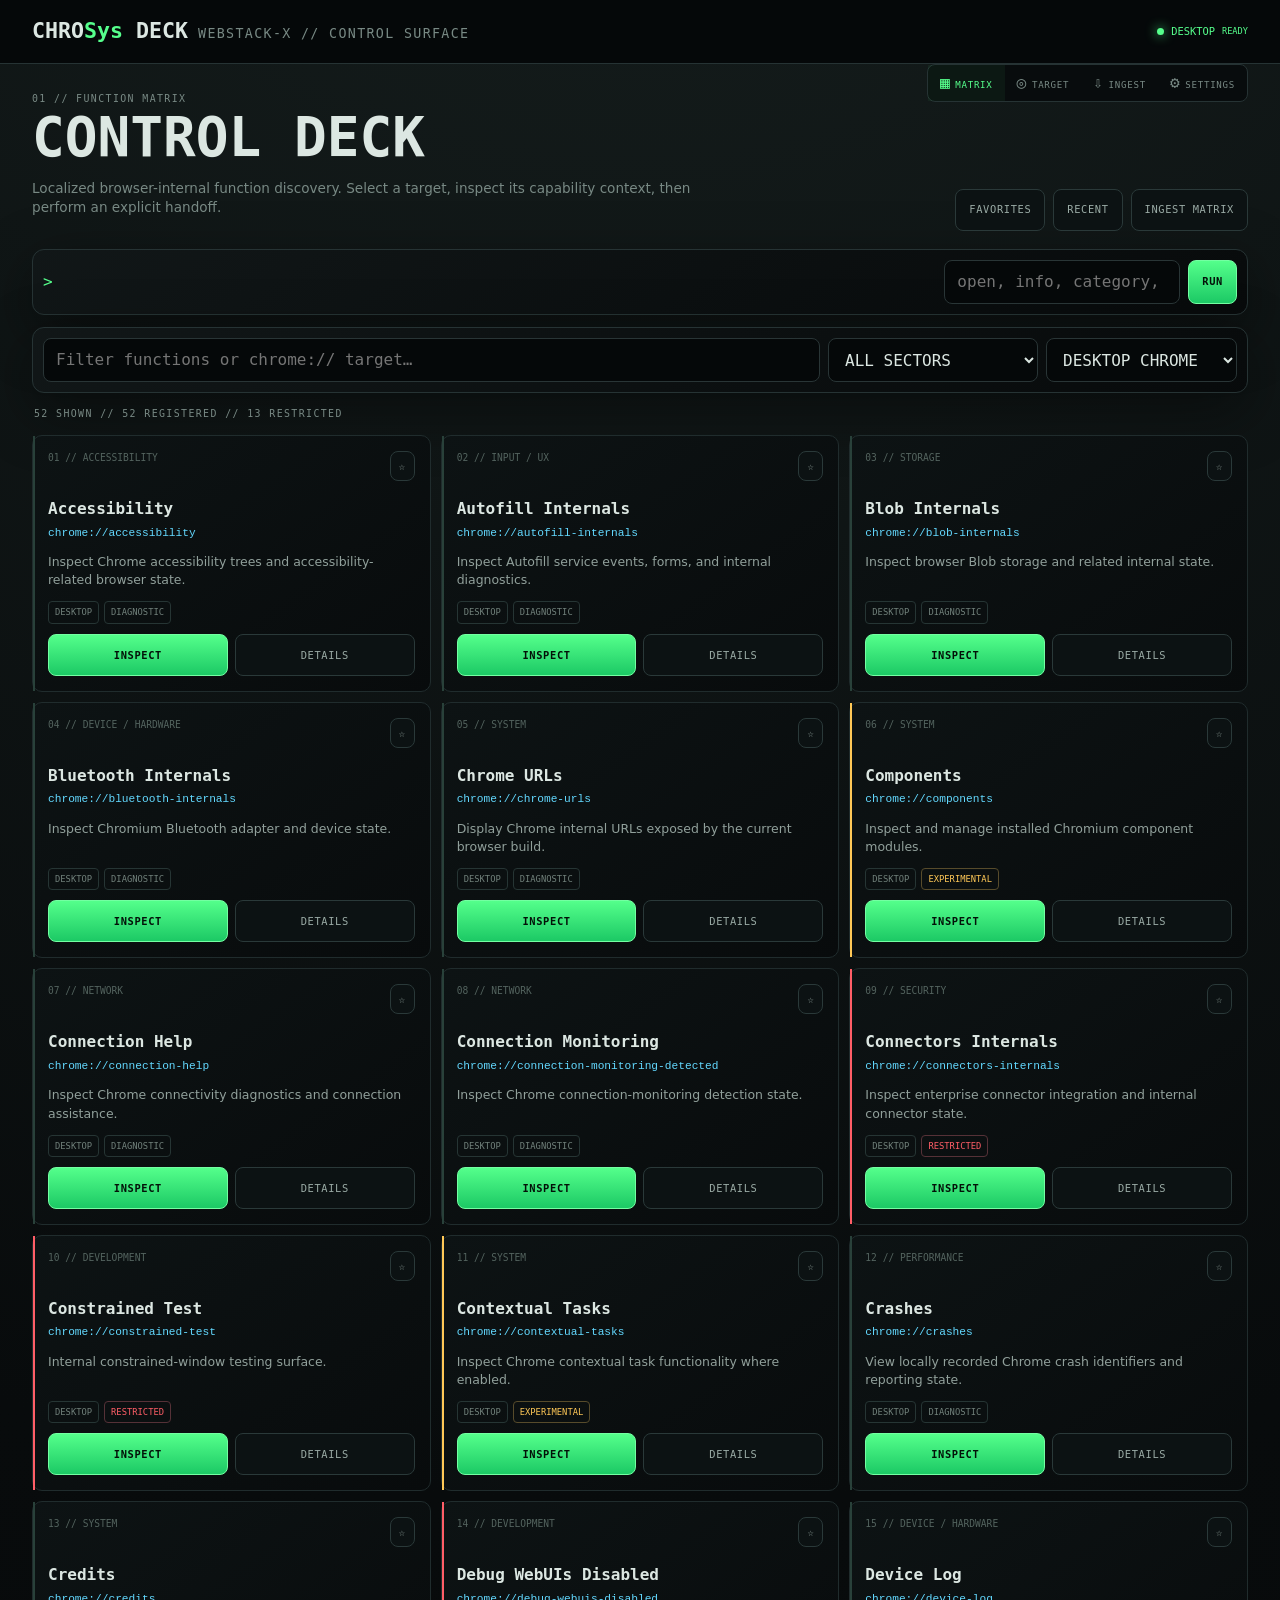
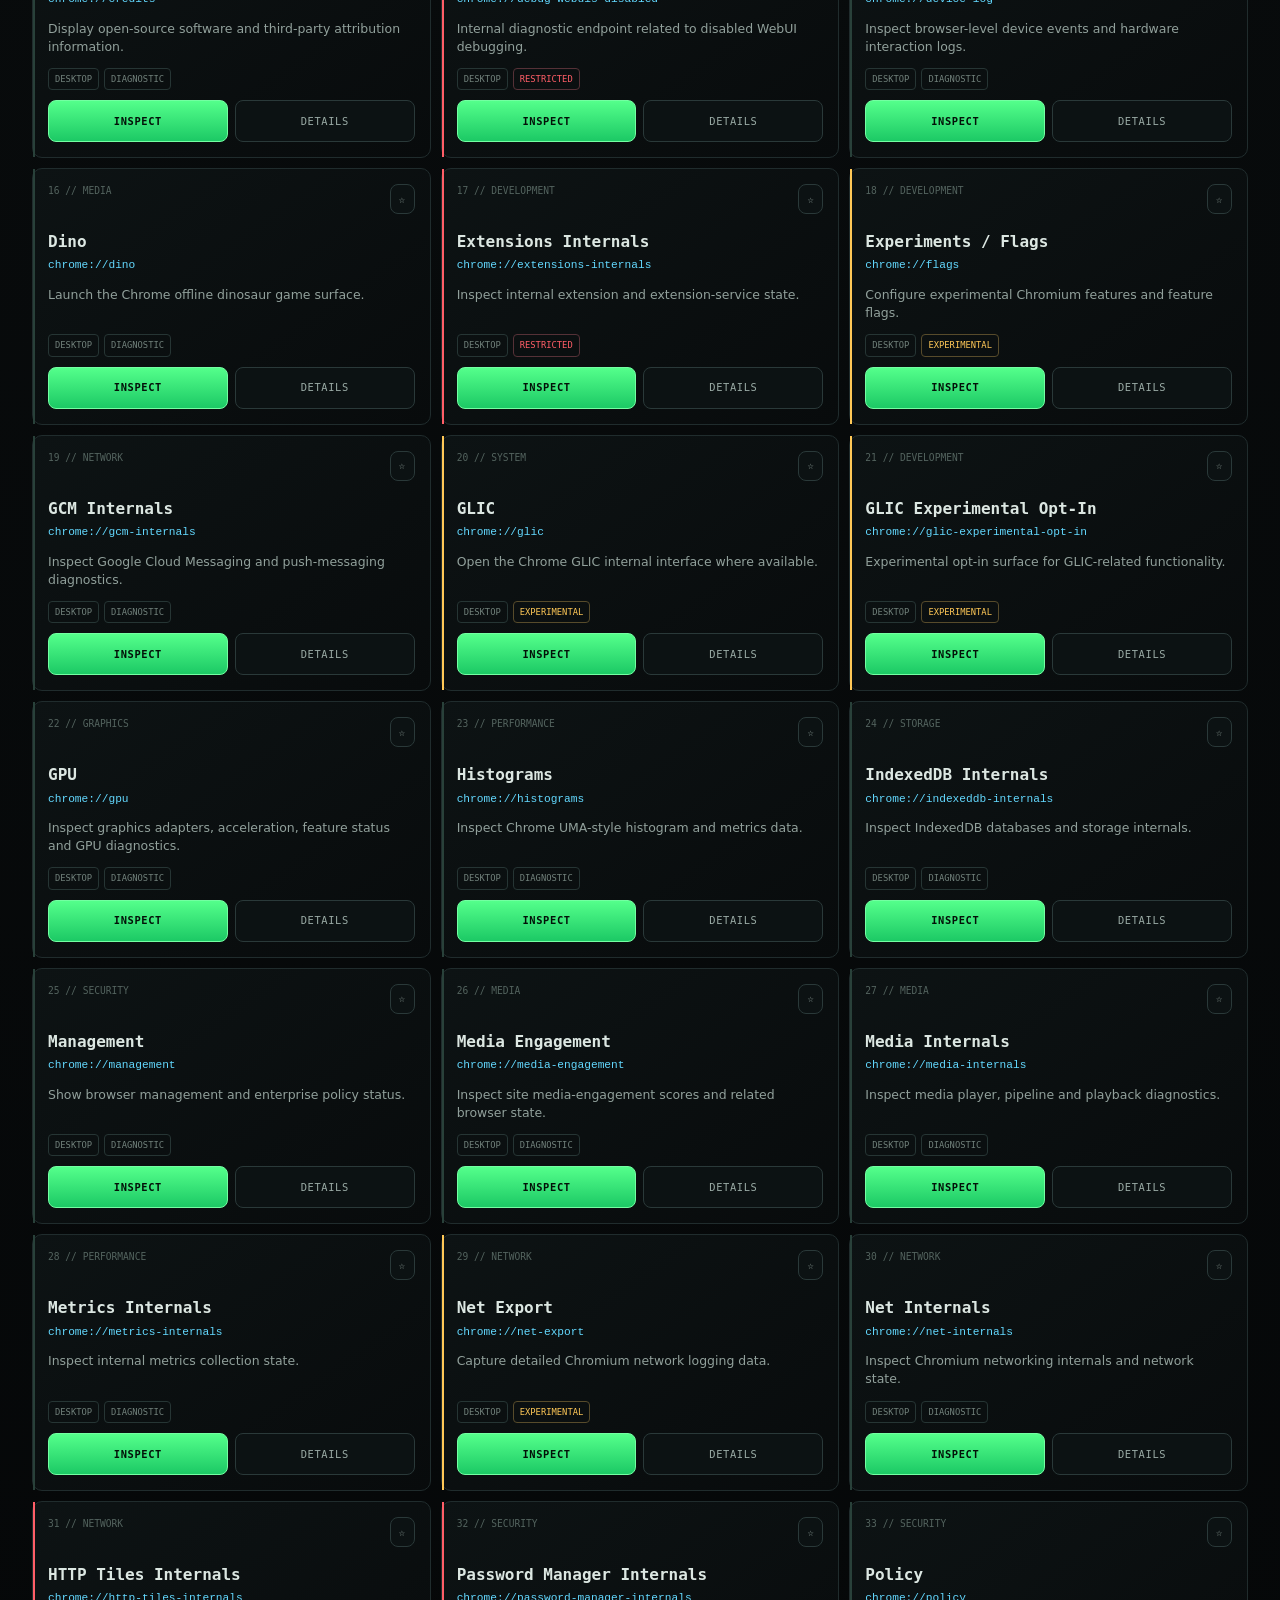
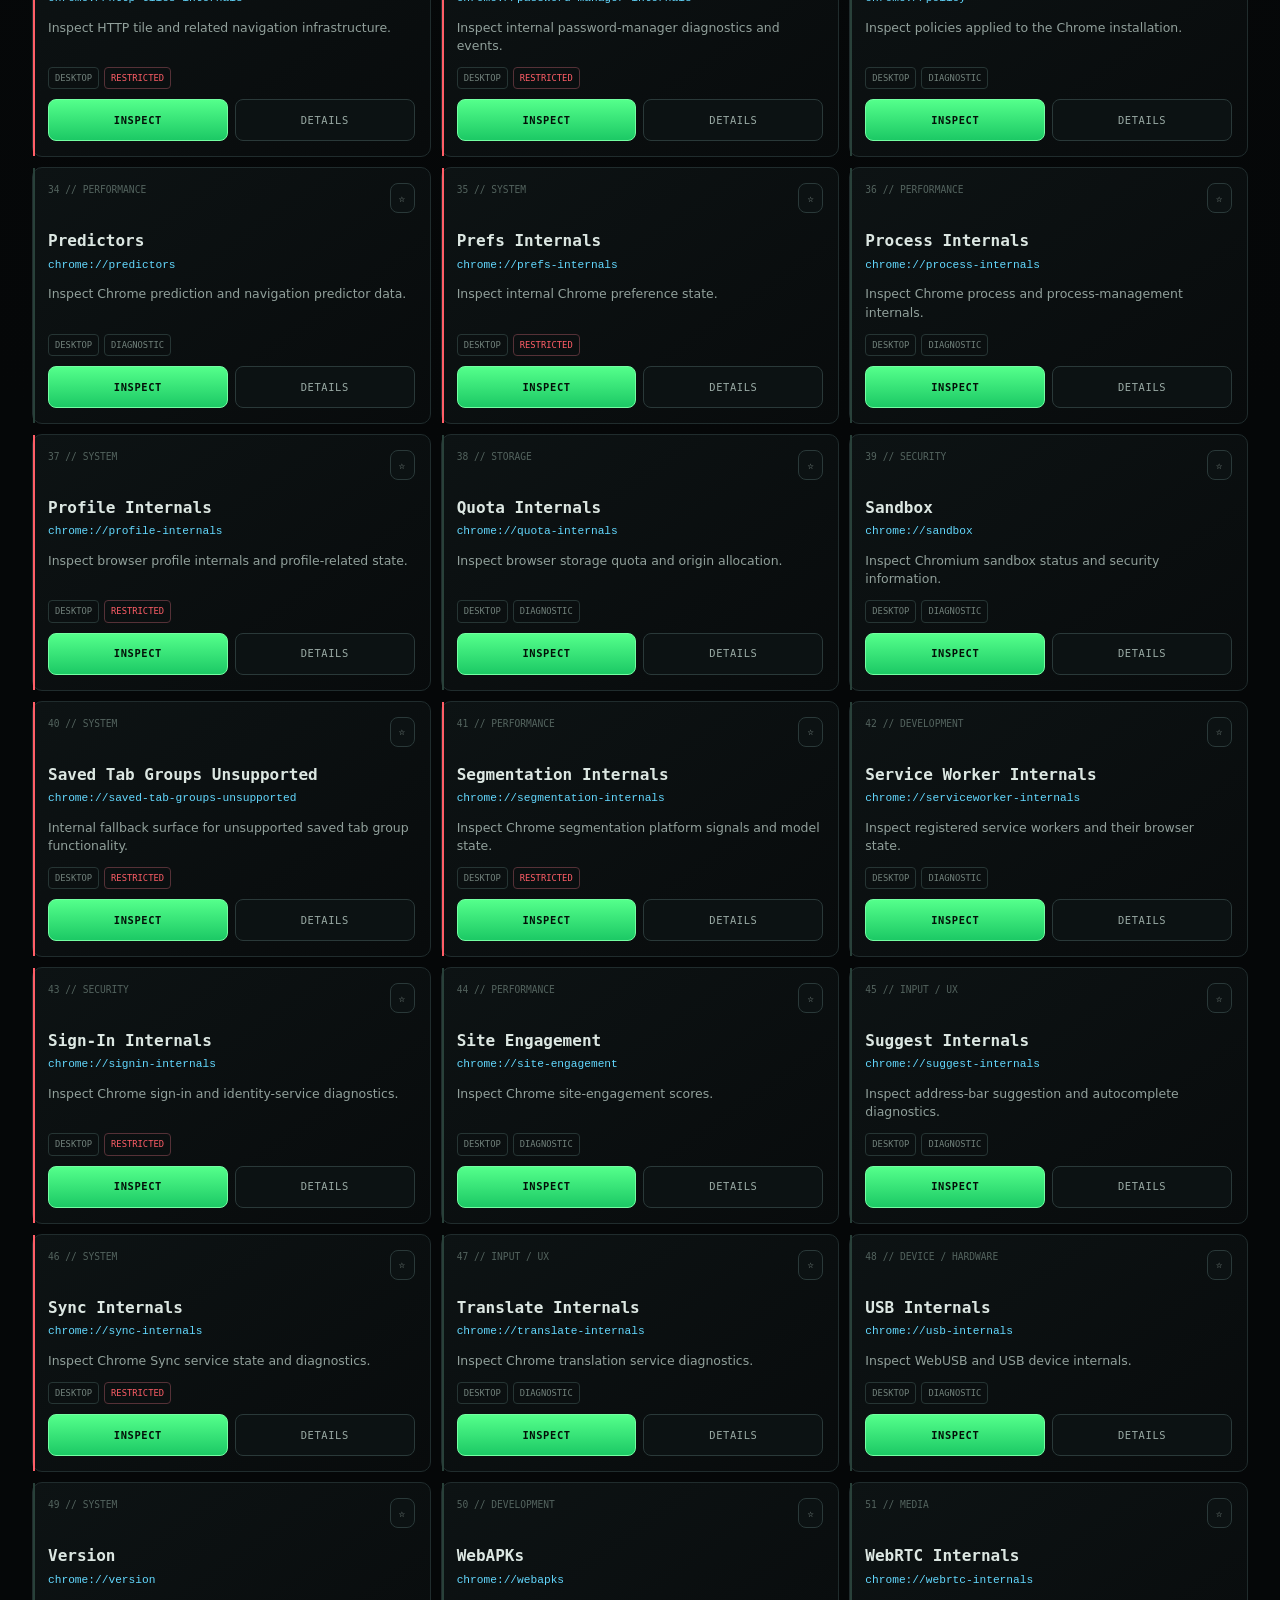
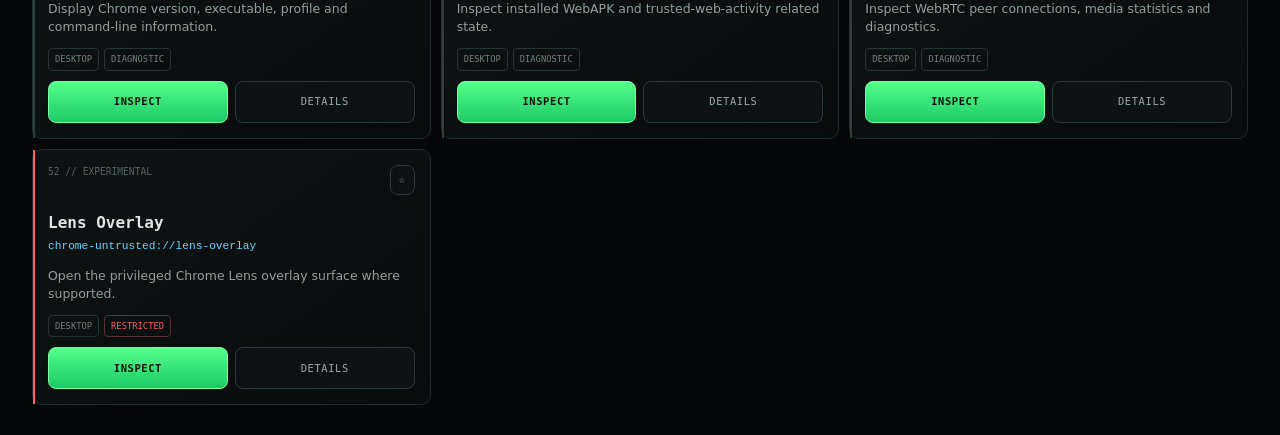
<file: index.html>
<!doctype html><html lang="en"><head><meta charset="utf-8"><meta name="viewport" content="width=device-width,initial-scale=1,viewport-fit=cover"><meta name="theme-color" content="#060809"><meta name="description" content="CHROSys Deck — Chrome internal systems development and diagnostic control deck."><link rel="manifest" href="./manifest.webmanifest"><link rel="icon" href="./assets/icons/icon-192.svg" type="image/svg+xml"><title>CHROSys Deck // Control Surface</title><link rel="stylesheet" href="css/tokens.css"><link rel="stylesheet" href="css/shell.css"><link rel="stylesheet" href="css/components.css"><link rel="stylesheet" href="css/responsive.css"></head><body><div class="crt" aria-hidden="true"></div><div class="app"><header class="topbar"><div class="brand"><strong>CHRO<span>Sys</span> DECK</strong><small>WEBSTACK-X // CONTROL SURFACE</small></div><div class="system"><i class="dot"></i><span id="platform">ANDROID</span><small id="statusLabel">READY</small></div></header><main><section class="view" data-view="matrix"><div class="view-head"><div><div class="eyebrow">01 // FUNCTION MATRIX</div><h1>CONTROL DECK</h1><p>Localized browser-internal function discovery. Select a target, inspect its capability context, then perform an explicit handoff.</p></div><div class="toolbar"><button class="btn install" id="install" hidden>INSTALL PWA</button><button class="btn" id="favorites">FAVORITES</button><button class="btn" id="recent">RECENT</button><button class="btn" id="import">INGEST MATRIX</button></div></div><div class="panel"><div class="control-row"><input class="field" id="search" type="search" placeholder="Filter functions or chrome:// target…" aria-label="Filter functions"><select class="field" id="sector" aria-label="Filter by sector"><option>ALL SECTORS</option></select><select class="field" id="platformSelect" aria-label="Target platform"><option value="desktop">DESKTOP CHROME</option><option value="android">ANDROID CHROME</option><option value="webview">ANDROID WEBVIEW</option></select></div></div><p class="eyebrow" id="count" style="margin:14px 2px">LOADING MATRIX</p><section id="matrix" class="matrix" aria-live="polite"></section></section><section class="view" data-view="target" hidden><div class="view-head"><div><div class="eyebrow">02 // TARGET INSPECTOR</div><h1 id="targetName">NO TARGET SELECTED</h1><p id="targetDescription">Select a function from the matrix to prepare a target.</p></div><button class="btn" id="backMatrix">RETURN TO MATRIX</button></div><div class="inspector"><article class="panel target-box"><div class="eyebrow">TARGET</div><h2 id="targetName2" aria-hidden="true"></h2><code id="targetUrl">—</code><div class="meta-grid"><div class="meta"><small>SECTOR</small><strong id="targetSector">—</strong></div><div class="meta"><small>CLASS</small><strong id="targetRisk">—</strong></div><div class="meta"><small>CATALOGUE</small><strong id="targetPlatform">—</strong></div><div class="meta"><small>COMPATIBILITY</small><strong id="targetCompatibility">—</strong></div></div><p id="targetDetails" style="color:var(--muted);font-family:system-ui,sans-serif;font-size:.8rem"></p><div class="notice" id="handoffNotice"></div><div class="modal-actions"><button class="btn primary" id="handoff">HANDOFF TARGET</button><button class="btn" id="copy">COPY TARGET</button></div></article><aside class="panel side"><h3>EXECUTION MODEL</h3><p>CHROSys does not pretend to bypass Chrome privilege boundaries. A handoff is an attempt; the browser remains authoritative.</p><p>On Android, if direct launch is blocked, use <b>COPY TARGET</b> and paste the internal URL into Chrome.</p></aside></div></section><section class="view" data-view="ingestion" hidden><div class="view-head"><div><div class="eyebrow">03 // MATRIX INGESTION</div><h1>INGEST CHROME URLS</h1><p>Paste the output from <code>chrome://chrome-urls</code>. New targets are stored locally and marked as imported/restricted until reviewed.</p></div></div><div class="panel" style="padding:14px"><textarea class="field textarea" id="importText" spellcheck="false" placeholder="Paste chrome://chrome-urls content here…"></textarea><div class="modal-actions"><button class="btn primary" id="scan">SCAN / COMPARE</button></div><pre class="result" id="importResult" hidden></pre></div></section><section class="view" data-view="settings" hidden><div class="view-head"><div><div class="eyebrow">04 // SYSTEM SETTINGS</div><h1>CONFIGURATION</h1><p>Local state, platform targeting and progressive application features.</p></div></div><div class="settings"><div class="panel setting"><div><h3>REMEMBER TARGET PLATFORM</h3><p>Persist the selected environment locally.</p></div><button class="btn" id="remember" aria-pressed="false">REMEMBER: OFF</button></div><div class="panel setting"><div><h3>PWA MODE</h3><p>Installable standalone application shell when the browser supports it.</p></div><span class="badge">STANDALONE READY</span></div><div class="panel setting"><div><h3>LOCAL DATA</h3><p>Clear favorites, recent targets and imported matrix entries.</p></div><button class="btn" id="reset">RESET LOCAL DATA</button></div></div></section></main><nav class="bottom-nav" aria-label="Application navigation"><button data-route="matrix" class="active"><span>▦</span>MATRIX</button><button data-route="target"><span>◎</span>TARGET</button><button data-route="ingestion"><span>⇩</span>INGEST</button><button data-route="settings"><span>⚙</span>SETTINGS</button></nav></div><div class="status" id="status" hidden aria-live="polite"></div><div class="modal" id="info" hidden><section class="modal-card" role="dialog" aria-modal="true" aria-labelledby="infoTitle"><div class="eyebrow">FUNCTION INTELLIGENCE</div><h2 id="infoTitle">—</h2><code id="infoUrl">—</code><p id="infoText" style="font-family:system-ui,sans-serif;color:var(--muted)"></p><div class="modal-actions"><button class="btn" id="infoClose">CLOSE</button></div></section></div><div class="modal" id="importModal" hidden><section class="modal-card" role="dialog" aria-modal="true" aria-labelledby="ingestTitle"><div class="eyebrow">MATRIX INGESTION</div><h2 id="ingestTitle">IMPORT CHROME://CHROME-URLS</h2><p style="font-family:system-ui,sans-serif;color:var(--muted)">Paste the text or HTML copied from Chrome's internal URL inventory.</p><textarea class="field textarea" id="importTextModal" placeholder="Paste matrix here…"></textarea><div class="modal-actions"><button class="btn primary" id="scanModal">SCAN / COMPARE</button><button class="btn" id="importCancel">CANCEL</button></div></section></div><script src="js/functions.js"></script><script src="js/state.js"></script><script src="js/platform.js"></script><script src="js/router.js"></script><script src="js/target-inspector.js"></script><script src="js/matrix-import.js"></script><script src="js/handoff.js"></script><script src="js/app.js"></script></body></html>
</file>
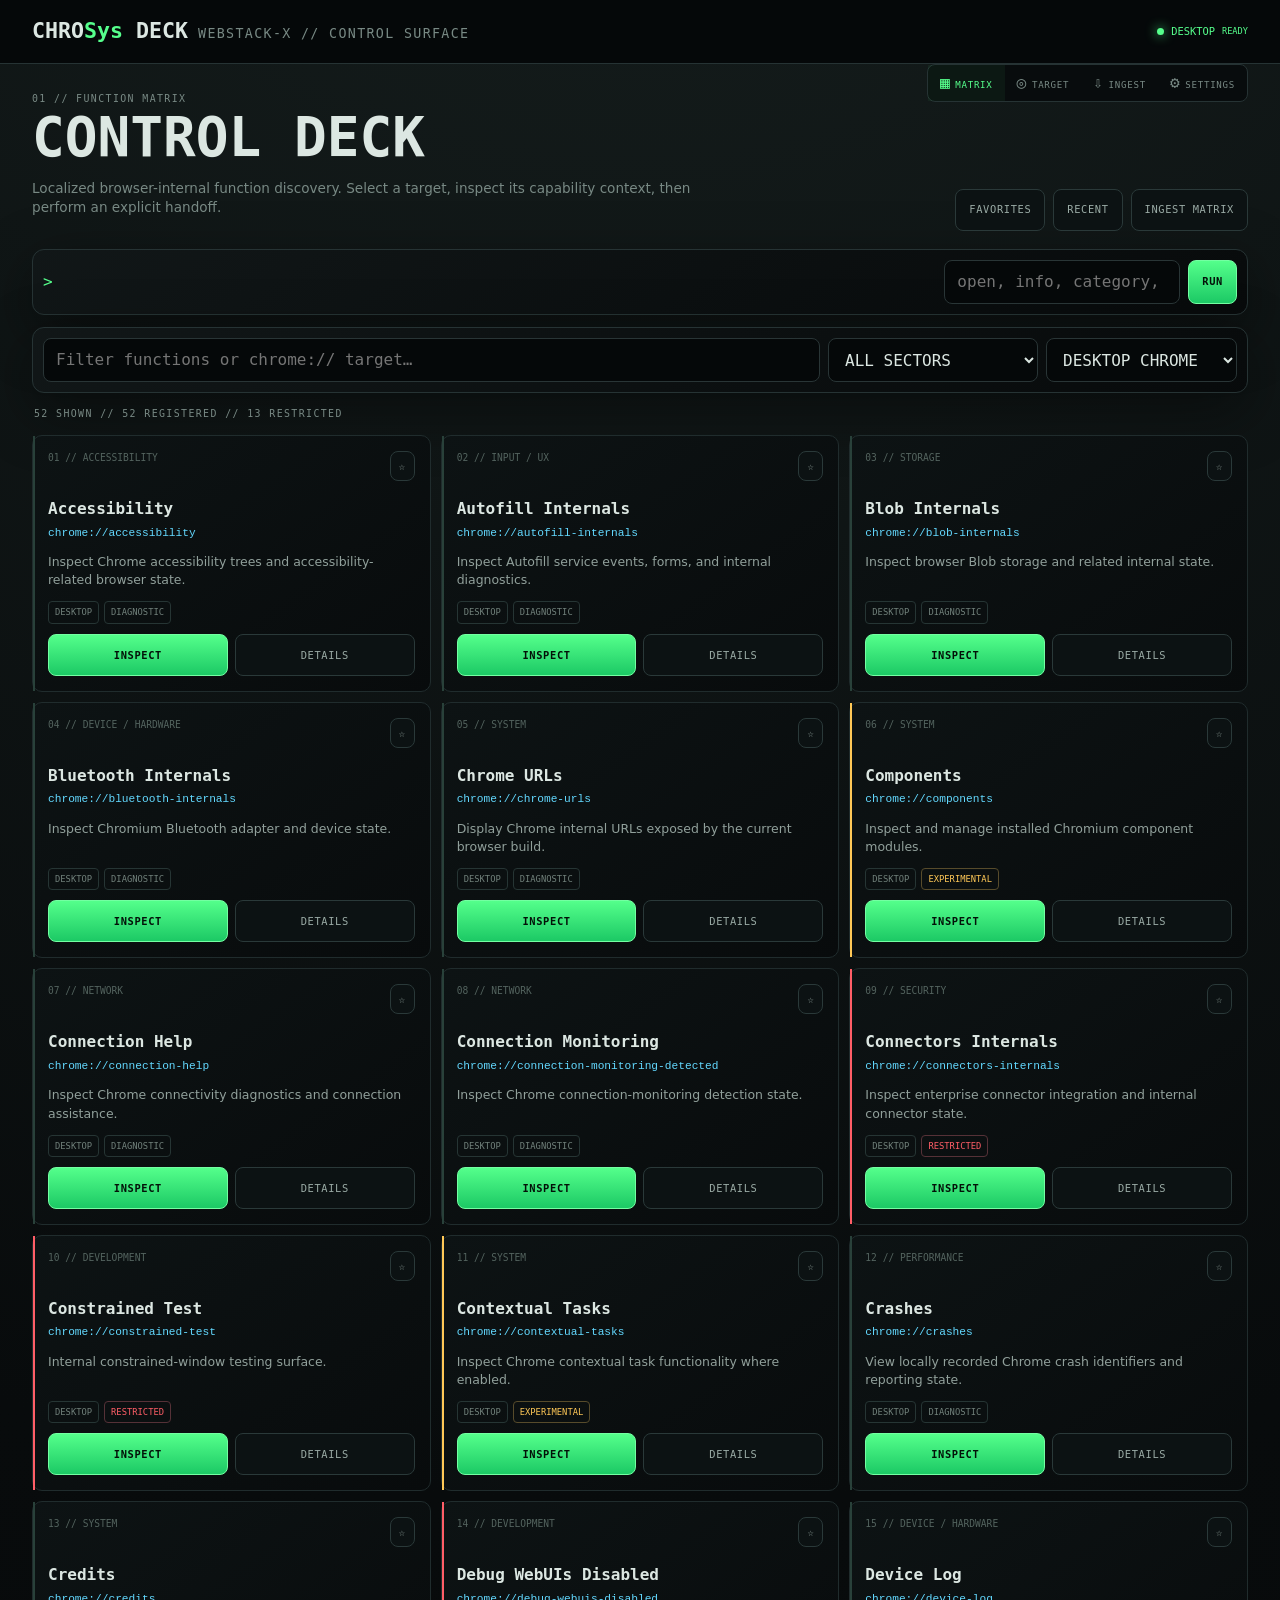
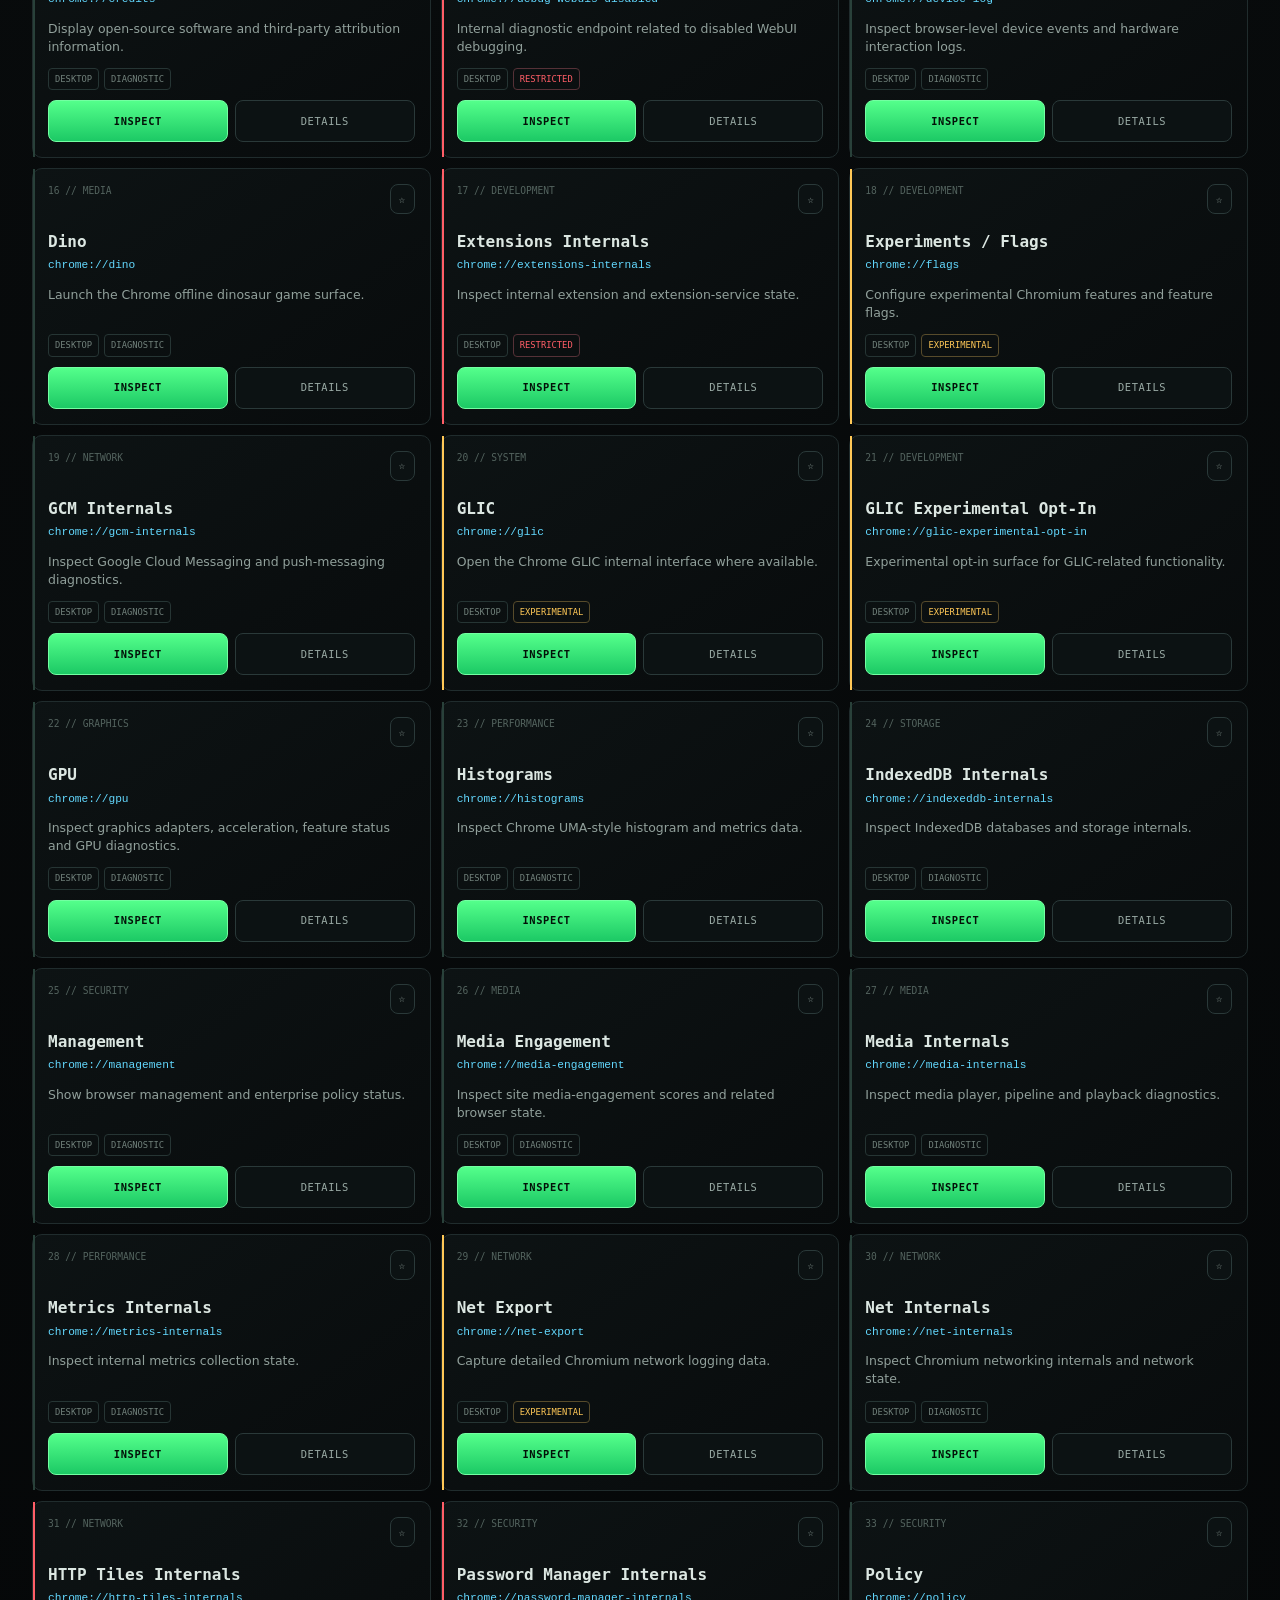
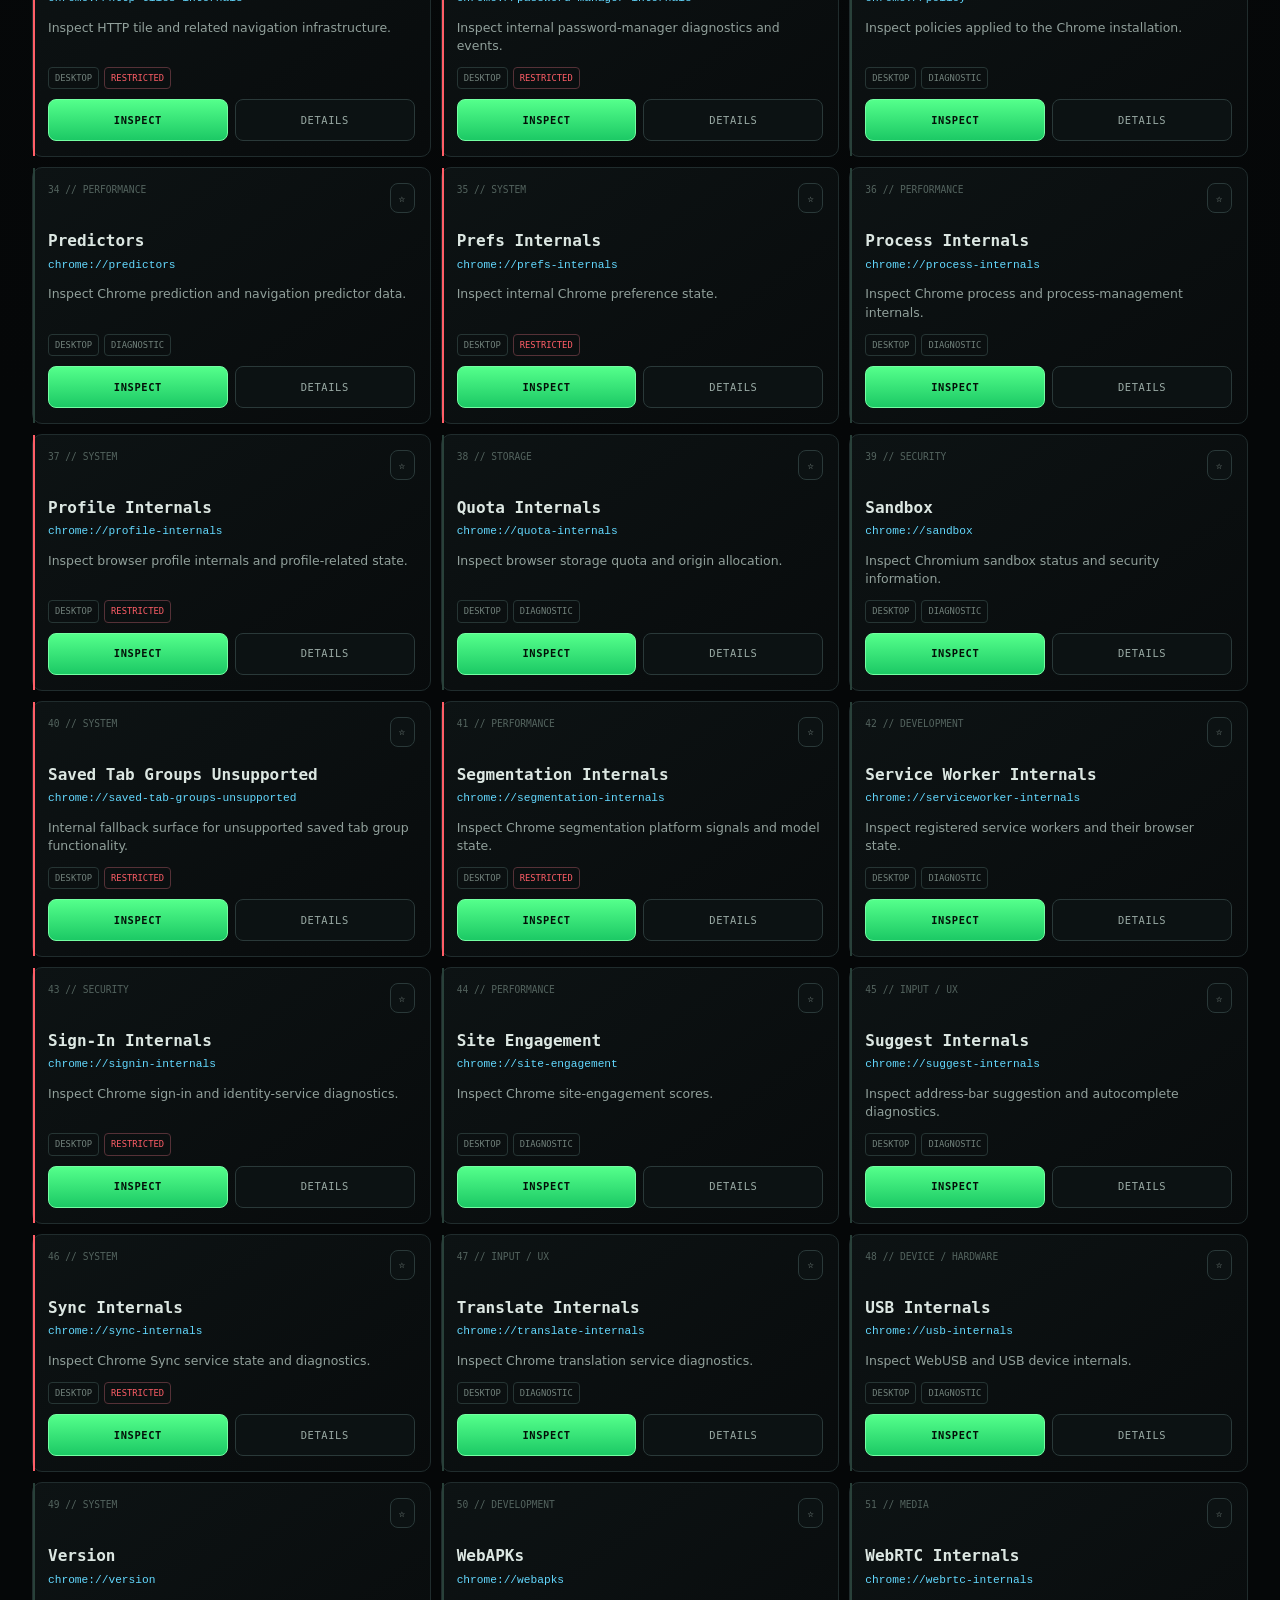
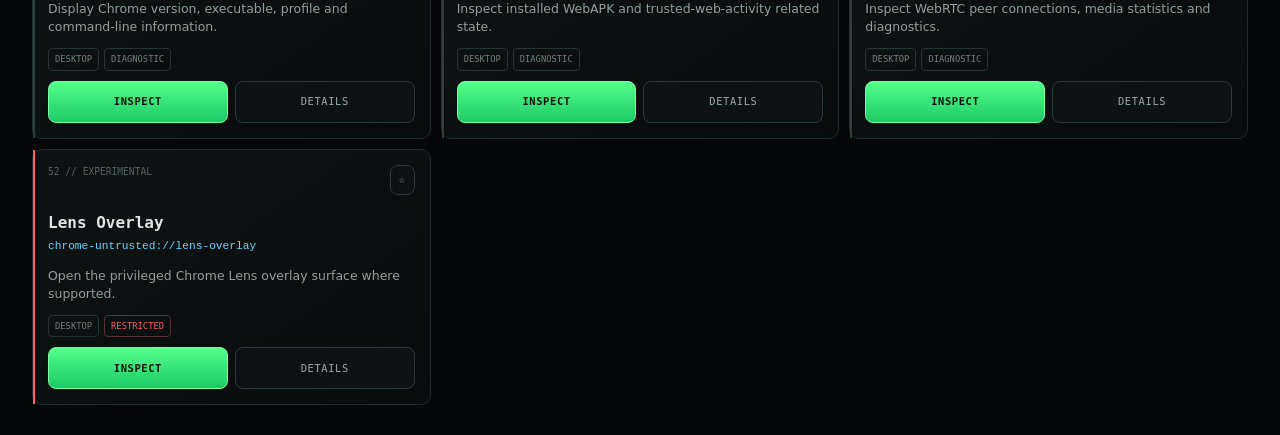
<file: preview/index.html>
<!doctype html><html lang="en"><head><meta charset="utf-8"><meta name="viewport" content="width=device-width,initial-scale=1,viewport-fit=cover"><meta name="theme-color" content="#060809"><meta name="description" content="CHROSys Deck — Chrome internal systems development and diagnostic control deck."><link rel="manifest" href="./manifest.webmanifest"><link rel="icon" href="./assets/icons/icon-192.svg"><title>CHROSys Deck // WEBSTACK-X Preview</title><link rel="stylesheet" href="css/tokens.css"><link rel="stylesheet" href="css/shell.css"><link rel="stylesheet" href="css/components.css"><link rel="stylesheet" href="css/responsive.css"></head><body><div class="crt" aria-hidden="true"></div><div class="app"><header class="topbar"><div class="brand"><strong>CHRO<span>Sys</span> DECK</strong><small>WEBSTACK-X // CONTROL SURFACE</small></div><div class="system"><i class="dot"></i><span id="platform">ANDROID</span><small id="statusLabel">READY</small></div></header><main><section class="view" data-view="matrix"><div class="view-head"><div><div class="eyebrow">01 // FUNCTION MATRIX</div><h1>CONTROL DECK</h1><p>Localized browser-internal function discovery. Select a target, inspect its capability context, then perform an explicit handoff.</p></div><div class="toolbar"><button class="btn install" id="install" hidden>INSTALL PWA</button><button class="btn" id="favorites">FAVORITES</button><button class="btn" id="recent">RECENT</button><button class="btn" id="import">INGEST MATRIX</button></div></div><div class="panel"><div class="control-row"><input class="field" id="search" type="search" placeholder="Filter functions or chrome:// target…" aria-label="Filter functions"><select class="field" id="sector" aria-label="Filter by sector"><option>ALL SECTORS</option></select><select class="field" id="platformSelect" aria-label="Target platform"><option value="desktop">DESKTOP CHROME</option><option value="android">ANDROID CHROME</option><option value="webview">ANDROID WEBVIEW</option></select></div></div><p class="eyebrow" id="count" style="margin:14px 2px">LOADING MATRIX</p><section id="matrix" class="matrix" aria-live="polite"></section></section><section class="view" data-view="target" hidden><div class="view-head"><div><div class="eyebrow">02 // TARGET INSPECTOR</div><h1 id="targetName">NO TARGET SELECTED</h1><p id="targetDescription">Select a function from the matrix to prepare a target.</p></div><button class="btn" id="backMatrix">RETURN TO MATRIX</button></div><div class="inspector"><article class="panel target-box"><div class="eyebrow">TARGET</div><h2 id="targetName2" aria-hidden="true"></h2><code id="targetUrl">—</code><div class="meta-grid"><div class="meta"><small>SECTOR</small><strong id="targetSector">—</strong></div><div class="meta"><small>CLASS</small><strong id="targetRisk">—</strong></div><div class="meta"><small>CATALOGUE</small><strong id="targetPlatform">—</strong></div><div class="meta"><small>COMPATIBILITY</small><strong id="targetCompatibility">—</strong></div></div><p id="targetDetails" style="color:var(--muted);font-family:system-ui,sans-serif;font-size:.8rem"></p><div class="notice" id="handoffNotice"></div><div class="modal-actions"><button class="btn primary" id="handoff">HANDOFF TARGET</button><button class="btn" id="copy">COPY TARGET</button></div></article><aside class="panel side"><h3>EXECUTION MODEL</h3><p>CHROSys does not pretend to bypass Chrome privilege boundaries. A handoff is an attempt; the browser remains authoritative.</p><p>On Android, if direct launch is blocked, use <b>COPY TARGET</b> and paste the internal URL into Chrome.</p></aside></div></section><section class="view" data-view="ingestion" hidden><div class="view-head"><div><div class="eyebrow">03 // MATRIX INGESTION</div><h1>INGEST CHROME URLS</h1><p>Paste the output from <code>chrome://chrome-urls</code>. New targets are stored locally and marked as imported/restricted until reviewed.</p></div></div><div class="panel" style="padding:14px"><textarea class="field textarea" id="importText" spellcheck="false" placeholder="Paste chrome://chrome-urls content here…"></textarea><div class="modal-actions"><button class="btn primary" id="scan">SCAN / COMPARE</button></div><pre class="result" id="importResult" hidden></pre></div></section><section class="view" data-view="settings" hidden><div class="view-head"><div><div class="eyebrow">04 // SYSTEM SETTINGS</div><h1>CONFIGURATION</h1><p>Local state, platform targeting and progressive application features.</p></div></div><div class="settings"><div class="panel setting"><div><h3>REMEMBER TARGET PLATFORM</h3><p>Persist the selected environment locally.</p></div><button class="btn" id="remember" aria-pressed="false">REMEMBER: OFF</button></div><div class="panel setting"><div><h3>PWA MODE</h3><p>Installable standalone application shell when the browser supports it.</p></div><span class="badge">STANDALONE READY</span></div><div class="panel setting"><div><h3>LOCAL DATA</h3><p>Clear favorites, recent targets and imported matrix entries.</p></div><button class="btn" id="reset">RESET LOCAL DATA</button></div></div></section></main><nav class="bottom-nav" aria-label="Application navigation"><button data-route="matrix" class="active"><span>▦</span>MATRIX</button><button data-route="target"><span>◎</span>TARGET</button><button data-route="ingestion"><span>⇩</span>INGEST</button><button data-route="settings"><span>⚙</span>SETTINGS</button></nav></div><div class="status" id="status" hidden aria-live="polite"></div><div class="modal" id="info" hidden><section class="modal-card" role="dialog" aria-modal="true" aria-labelledby="infoTitle"><div class="eyebrow">FUNCTION INTELLIGENCE</div><h2 id="infoTitle">—</h2><code id="infoUrl">—</code><p id="infoText" style="font-family:system-ui,sans-serif;color:var(--muted)"></p><div class="modal-actions"><button class="btn" id="infoClose">CLOSE</button></div></section></div><div class="modal" id="importModal" hidden><section class="modal-card" role="dialog" aria-modal="true" aria-labelledby="ingestTitle"><div class="eyebrow">MATRIX INGESTION</div><h2 id="ingestTitle">IMPORT CHROME://CHROME-URLS</h2><p style="font-family:system-ui,sans-serif;color:var(--muted)">Paste the text or HTML copied from Chrome's internal URL inventory.</p><textarea class="field textarea" id="importTextModal" placeholder="Paste matrix here…"></textarea><div class="modal-actions"><button class="btn primary" id="scanModal">SCAN / COMPARE</button><button class="btn" id="importCancel">CANCEL</button></div></section></div><script src="js/functions.js"></script><script src="js/state.js"></script><script src="js/platform.js"></script><script src="js/router.js"></script><script src="js/target-inspector.js"></script><script src="js/matrix-import.js"></script><script src="js/handoff.js"></script><script src="js/app.js"></script></body></html>
</file>
<file: css/tokens.css>
:root{--bg:#050708;--surface:#0b1011;--surface-2:#101718;--surface-3:#151d1e;--line:#263334;--text:#dce7e2;--muted:#788984;--green:#56ff8c;--cyan:#63d9ff;--amber:#ffc857;--red:#ff5e67;--shadow:0 18px 60px rgba(0,0,0,.42);--radius:12px;--top:64px;--nav:58px;--pad:clamp(12px,3vw,32px)}
</file>
<file: css/shell.css>
*{box-sizing:border-box}html{background:var(--bg);color:var(--text);font-family:"Roboto Mono","Noto Sans Mono","DejaVu Sans Mono",ui-monospace,monospace;font-synthesis:none;text-rendering:optimizeLegibility}body{margin:0;min-height:100svh;background:radial-gradient(circle at 50% -10%,#17201f 0,#080b0c 35%,#050708 72%);line-height:1.4;overflow-x:hidden}button,input,select,textarea{font:inherit}button{cursor:pointer}.app{min-height:100svh;padding-bottom:var(--nav)}.topbar{min-height:var(--top);display:flex;align-items:center;justify-content:space-between;gap:16px;padding:10px var(--pad);border-bottom:1px solid var(--line);position:sticky;top:0;z-index:20;background:rgba(5,8,9,.94);backdrop-filter:blur(14px)}.brand{display:flex;align-items:baseline;gap:10px}.brand strong{font-size:1.35rem}.brand strong span{color:var(--green)}.brand small{color:var(--muted);letter-spacing:.1em}.system{color:var(--green);font-size:.65rem;display:flex;gap:7px;align-items:center}.dot{width:7px;height:7px;border-radius:50%;background:var(--green);box-shadow:0 0 12px var(--green)}main{width:min(1600px,100%);margin:auto;padding:18px var(--pad) 30px}.view[hidden]{display:none}.view-head{display:flex;justify-content:space-between;align-items:end;gap:20px;margin:10px 0 18px}.eyebrow{color:var(--muted);font-size:.62rem;letter-spacing:.14em}.view-head h1{font-size:clamp(1.8rem,5vw,3.4rem);margin:5px 0;line-height:1}.view-head p{color:var(--muted);max-width:680px;font-family:system-ui,sans-serif;font-size:.85rem}.toolbar{display:flex;gap:8px;flex-wrap:wrap}.bottom-nav{position:fixed;z-index:30;bottom:0;left:0;right:0;min-height:var(--nav);display:grid;grid-template-columns:repeat(4,1fr);background:rgba(5,8,9,.96);border-top:1px solid var(--line);padding-bottom:env(safe-area-inset-bottom)}.bottom-nav button{border:0;background:transparent;color:var(--muted);min-height:58px;font-size:.57rem;letter-spacing:.08em}.bottom-nav button.active{color:var(--green);background:rgba(86,255,140,.05)}.bottom-nav button span{display:block;font-size:1rem;margin-bottom:2px}.panel{background:linear-gradient(145deg,rgba(17,23,24,.94),rgba(7,10,11,.94));border:1px solid var(--line);border-radius:var(--radius);box-shadow:var(--shadow)}.control-row{display:grid;grid-template-columns:minmax(0,1fr) auto auto;gap:8px;padding:10px}.field{background:#050809;border:1px solid #293536;color:var(--text);border-radius:8px;min-height:42px;padding:10px 12px;outline:none}.field:focus{border-color:var(--green);box-shadow:0 0 0 2px rgba(86,255,140,.1)}.btn{border:1px solid #2a3939;background:#0c1213;color:#9aaba5;border-radius:8px;padding:9px 13px;min-height:42px;letter-spacing:.06em;font-size:.65rem}.btn:hover,.btn:focus-visible{border-color:var(--green);color:var(--green)}.btn.primary{background:linear-gradient(180deg,#54ff8b,#1cc965);border-color:#73ffa2;color:#031108;font-weight:800}.sector-row{display:flex;gap:7px;overflow:auto;padding:0 10px 10px}.sector-row button{white-space:nowrap}.matrix{display:grid;grid-template-columns:repeat(3,minmax(0,1fr));gap:10px}.card{display:flex;flex-direction:column;min-height:220px;padding:15px;border:1px solid #202c2d;border-radius:10px;background:linear-gradient(145deg,#0d1314,#080b0c);position:relative}.card:before{content:"";position:absolute;inset:0 auto 0 0;width:2px;background:#29413a}.card[data-risk=experimental]:before{background:var(--amber)}.card[data-risk=restricted]:before{background:var(--red)}.card-top{display:flex;justify-content:space-between;color:#53635e;font-size:.6rem}.card h2{font-size:1rem;margin:17px 0 5px}.card code{color:var(--cyan);font-size:.7rem;overflow-wrap:anywhere}.card p{font-family:system-ui,sans-serif;color:#91a09b;font-size:.78rem;margin:12px 0;line-height:1.45}.badges{display:flex;gap:5px;flex-wrap:wrap;margin-top:auto;padding-bottom:10px}.badge{border:1px solid #263534;border-radius:4px;padding:4px 6px;color:#71817b;font-size:.55rem}.badge.red{color:var(--red);border-color:#553137}.badge.amber{color:var(--amber);border-color:#574b2b}.card-actions{display:grid;grid-template-columns:1fr 1fr;gap:7px}.status{position:fixed;z-index:50;top:calc(var(--top) + 10px);right:var(--pad);background:#09110c;border:1px solid #31533c;color:var(--green);padding:9px 12px;border-radius:7px;font-size:.62rem;max-width:min(420px,80vw);box-shadow:var(--shadow)}.status[hidden]{display:none}.inspector{display:grid;grid-template-columns:1.4fr .8fr;gap:12px}.target-box{padding:18px}.target-box h2{margin:6px 0 4px}.target-box code{color:var(--cyan);overflow-wrap:anywhere}.meta-grid{display:grid;grid-template-columns:repeat(2,1fr);gap:8px;margin-top:16px}.meta{border:1px solid var(--line);padding:10px;border-radius:7px}.meta small{display:block;color:var(--muted);font-size:.55rem}.meta strong{display:block;margin-top:4px;font-size:.72rem}.notice{padding:15px;border-left:2px solid var(--amber);background:rgba(255,200,87,.05);color:#a59a7b;font-family:system-ui,sans-serif;font-size:.78rem}.side{padding:16px}.side h3{margin-top:0;font-size:.8rem}.side p{color:var(--muted);font-family:system-ui,sans-serif;font-size:.78rem}.textarea{width:100%;min-height:300px;resize:vertical}.result{white-space:pre-wrap;color:#9aa9a3;background:#050809;border:1px solid var(--line);padding:12px;border-radius:7px;font-size:.68rem;margin-top:10px}.settings{display:grid;gap:10px;max-width:800px}.setting{display:flex;justify-content:space-between;align-items:center;gap:12px;padding:15px}.setting h3{font-size:.78rem;margin:0 0 3px}.setting p{margin:0;color:var(--muted);font-family:system-ui,sans-serif;font-size:.72rem}.install[hidden]{display:none}.install{border-color:#31533c}
</file>
<file: css/components.css>
.crt{position:fixed;inset:0;pointer-events:none;z-index:100;background:repeating-linear-gradient(to bottom,rgba(255,255,255,.015) 0,rgba(255,255,255,.015) 1px,transparent 2px,transparent 4px);opacity:.25}.empty{grid-column:1/-1;text-align:center;border:1px dashed var(--line);padding:40px;color:var(--muted)}.empty strong{display:block;color:var(--text);margin-bottom:5px}.modal{position:fixed;inset:0;z-index:80;background:rgba(0,0,0,.75);display:grid;place-items:center;padding:18px}.modal-card{width:min(650px,100%);max-height:90svh;overflow:auto;padding:20px;background:linear-gradient(145deg,#111718,#070a0b);border:1px solid #334341;border-radius:12px;box-shadow:0 30px 100px #000}.modal[hidden]{display:none}.modal h2{margin:7px 0 10px}.modal-actions{display:flex;gap:8px;flex-wrap:wrap;margin-top:18px}.modal-actions .btn{flex:1}.sr-only{position:absolute;width:1px;height:1px;padding:0;margin:-1px;overflow:hidden;clip:rect(0,0,0,0);white-space:nowrap;border:0}
</file>
<file: css/responsive.css>
@media(max-width:1050px){.matrix{grid-template-columns:repeat(2,minmax(0,1fr))}.inspector{grid-template-columns:1fr}}@media(max-width:700px){:root{--top:58px}.topbar{padding-inline:12px}.brand strong{font-size:1.15rem}.brand small{display:none}.system small{display:none}main{padding:12px 12px 22px}.view-head{display:block}.view-head h1{font-size:2rem}.control-row{grid-template-columns:1fr}.matrix{grid-template-columns:1fr}.card{min-height:0}.card-actions{grid-template-columns:1fr 1fr}.meta-grid{grid-template-columns:1fr}.modal{padding:10px}.modal-card{padding:17px}.modal-actions{display:grid;grid-template-columns:1fr}.modal-actions .btn{width:100%}}@media(min-width:701px){.bottom-nav{top:var(--top);bottom:auto;left:auto;right:var(--pad);width:auto;border:1px solid var(--line);border-radius:8px;min-height:0;display:flex;padding:0;background:#080c0d}.bottom-nav button{min-height:36px;padding:0 12px}.bottom-nav button span{display:inline;margin-right:5px}.app{padding-bottom:0}}@media(display-mode:standalone){.topbar{padding-top:max(10px,env(safe-area-inset-top))}}@media(prefers-reduced-motion:reduce){*,*:before,*:after{scroll-behavior:auto!important;animation:none!important;transition:none!important}}
</file>
<file: preview/css/tokens.css>
:root{--bg:#050708;--surface:#0b1011;--surface-2:#101718;--surface-3:#151d1e;--line:#263334;--text:#dce7e2;--muted:#788984;--green:#56ff8c;--cyan:#63d9ff;--amber:#ffc857;--red:#ff5e67;--shadow:0 18px 60px rgba(0,0,0,.42);--radius:12px;--top:64px;--nav:58px;--pad:clamp(12px,3vw,32px)}
</file>
<file: preview/css/shell.css>
*{box-sizing:border-box}html{background:var(--bg);color:var(--text);font-family:"Roboto Mono","Noto Sans Mono","DejaVu Sans Mono",ui-monospace,monospace;font-synthesis:none;text-rendering:optimizeLegibility}body{margin:0;min-height:100svh;background:radial-gradient(circle at 50% -10%,#17201f 0,#080b0c 35%,#050708 72%);line-height:1.4;overflow-x:hidden}button,input,select,textarea{font:inherit}button{cursor:pointer}.app{min-height:100svh;padding-bottom:var(--nav)}.topbar{min-height:var(--top);display:flex;align-items:center;justify-content:space-between;gap:16px;padding:10px var(--pad);border-bottom:1px solid var(--line);position:sticky;top:0;z-index:20;background:rgba(5,8,9,.94);backdrop-filter:blur(14px)}.brand{display:flex;align-items:baseline;gap:10px}.brand strong{font-size:1.35rem}.brand strong span{color:var(--green)}.brand small{color:var(--muted);letter-spacing:.1em}.system{color:var(--green);font-size:.65rem;display:flex;gap:7px;align-items:center}.dot{width:7px;height:7px;border-radius:50%;background:var(--green);box-shadow:0 0 12px var(--green)}main{width:min(1600px,100%);margin:auto;padding:18px var(--pad) 30px}.view[hidden]{display:none}.view-head{display:flex;justify-content:space-between;align-items:end;gap:20px;margin:10px 0 18px}.eyebrow{color:var(--muted);font-size:.62rem;letter-spacing:.14em}.view-head h1{font-size:clamp(1.8rem,5vw,3.4rem);margin:5px 0;line-height:1}.view-head p{color:var(--muted);max-width:680px;font-family:system-ui,sans-serif;font-size:.85rem}.toolbar{display:flex;gap:8px;flex-wrap:wrap}.bottom-nav{position:fixed;z-index:30;bottom:0;left:0;right:0;min-height:var(--nav);display:grid;grid-template-columns:repeat(4,1fr);background:rgba(5,8,9,.96);border-top:1px solid var(--line);padding-bottom:env(safe-area-inset-bottom)}.bottom-nav button{border:0;background:transparent;color:var(--muted);min-height:58px;font-size:.57rem;letter-spacing:.08em}.bottom-nav button.active{color:var(--green);background:rgba(86,255,140,.05)}.bottom-nav button span{display:block;font-size:1rem;margin-bottom:2px}.panel{background:linear-gradient(145deg,rgba(17,23,24,.94),rgba(7,10,11,.94));border:1px solid var(--line);border-radius:var(--radius);box-shadow:var(--shadow)}.control-row{display:grid;grid-template-columns:minmax(0,1fr) auto auto;gap:8px;padding:10px}.field{background:#050809;border:1px solid #293536;color:var(--text);border-radius:8px;min-height:42px;padding:10px 12px;outline:none}.field:focus{border-color:var(--green);box-shadow:0 0 0 2px rgba(86,255,140,.1)}.btn{border:1px solid #2a3939;background:#0c1213;color:#9aaba5;border-radius:8px;padding:9px 13px;min-height:42px;letter-spacing:.06em;font-size:.65rem}.btn:hover,.btn:focus-visible{border-color:var(--green);color:var(--green)}.btn.primary{background:linear-gradient(180deg,#54ff8b,#1cc965);border-color:#73ffa2;color:#031108;font-weight:800}.sector-row{display:flex;gap:7px;overflow:auto;padding:0 10px 10px}.sector-row button{white-space:nowrap}.matrix{display:grid;grid-template-columns:repeat(3,minmax(0,1fr));gap:10px}.card{display:flex;flex-direction:column;min-height:220px;padding:15px;border:1px solid #202c2d;border-radius:10px;background:linear-gradient(145deg,#0d1314,#080b0c);position:relative}.card:before{content:"";position:absolute;inset:0 auto 0 0;width:2px;background:#29413a}.card[data-risk=experimental]:before{background:var(--amber)}.card[data-risk=restricted]:before{background:var(--red)}.card-top{display:flex;justify-content:space-between;color:#53635e;font-size:.6rem}.card h2{font-size:1rem;margin:17px 0 5px}.card code{color:var(--cyan);font-size:.7rem;overflow-wrap:anywhere}.card p{font-family:system-ui,sans-serif;color:#91a09b;font-size:.78rem;margin:12px 0;line-height:1.45}.badges{display:flex;gap:5px;flex-wrap:wrap;margin-top:auto;padding-bottom:10px}.badge{border:1px solid #263534;border-radius:4px;padding:4px 6px;color:#71817b;font-size:.55rem}.badge.red{color:var(--red);border-color:#553137}.badge.amber{color:var(--amber);border-color:#574b2b}.card-actions{display:grid;grid-template-columns:1fr 1fr;gap:7px}.status{position:fixed;z-index:50;top:calc(var(--top) + 10px);right:var(--pad);background:#09110c;border:1px solid #31533c;color:var(--green);padding:9px 12px;border-radius:7px;font-size:.62rem;max-width:min(420px,80vw);box-shadow:var(--shadow)}.status[hidden]{display:none}.inspector{display:grid;grid-template-columns:1.4fr .8fr;gap:12px}.target-box{padding:18px}.target-box h2{margin:6px 0 4px}.target-box code{color:var(--cyan);overflow-wrap:anywhere}.meta-grid{display:grid;grid-template-columns:repeat(2,1fr);gap:8px;margin-top:16px}.meta{border:1px solid var(--line);padding:10px;border-radius:7px}.meta small{display:block;color:var(--muted);font-size:.55rem}.meta strong{display:block;margin-top:4px;font-size:.72rem}.notice{padding:15px;border-left:2px solid var(--amber);background:rgba(255,200,87,.05);color:#a59a7b;font-family:system-ui,sans-serif;font-size:.78rem}.side{padding:16px}.side h3{margin-top:0;font-size:.8rem}.side p{color:var(--muted);font-family:system-ui,sans-serif;font-size:.78rem}.textarea{width:100%;min-height:300px;resize:vertical}.result{white-space:pre-wrap;color:#9aa9a3;background:#050809;border:1px solid var(--line);padding:12px;border-radius:7px;font-size:.68rem;margin-top:10px}.settings{display:grid;gap:10px;max-width:800px}.setting{display:flex;justify-content:space-between;align-items:center;gap:12px;padding:15px}.setting h3{font-size:.78rem;margin:0 0 3px}.setting p{margin:0;color:var(--muted);font-family:system-ui,sans-serif;font-size:.72rem}.install[hidden]{display:none}.install{border-color:#31533c}
</file>
<file: preview/css/components.css>
.crt{position:fixed;inset:0;pointer-events:none;z-index:100;background:repeating-linear-gradient(to bottom,rgba(255,255,255,.015) 0,rgba(255,255,255,.015) 1px,transparent 2px,transparent 4px);opacity:.25}.empty{grid-column:1/-1;text-align:center;border:1px dashed var(--line);padding:40px;color:var(--muted)}.empty strong{display:block;color:var(--text);margin-bottom:5px}.modal{position:fixed;inset:0;z-index:80;background:rgba(0,0,0,.75);display:grid;place-items:center;padding:18px}.modal-card{width:min(650px,100%);max-height:90svh;overflow:auto;padding:20px;background:linear-gradient(145deg,#111718,#070a0b);border:1px solid #334341;border-radius:12px;box-shadow:0 30px 100px #000}.modal[hidden]{display:none}.modal h2{margin:7px 0 10px}.modal-actions{display:flex;gap:8px;flex-wrap:wrap;margin-top:18px}.modal-actions .btn{flex:1}.sr-only{position:absolute;width:1px;height:1px;padding:0;margin:-1px;overflow:hidden;clip:rect(0,0,0,0);white-space:nowrap;border:0}
</file>
<file: preview/css/responsive.css>
@media(max-width:1050px){.matrix{grid-template-columns:repeat(2,minmax(0,1fr))}.inspector{grid-template-columns:1fr}}@media(max-width:700px){:root{--top:58px}.topbar{padding-inline:12px}.brand strong{font-size:1.15rem}.brand small{display:none}.system small{display:none}main{padding:12px 12px 22px}.view-head{display:block}.view-head h1{font-size:2rem}.control-row{grid-template-columns:1fr}.matrix{grid-template-columns:1fr}.card{min-height:0}.card-actions{grid-template-columns:1fr 1fr}.meta-grid{grid-template-columns:1fr}.modal{padding:10px}.modal-card{padding:17px}.modal-actions{display:grid;grid-template-columns:1fr}.modal-actions .btn{width:100%}}@media(min-width:701px){.bottom-nav{top:var(--top);bottom:auto;left:auto;right:var(--pad);width:auto;border:1px solid var(--line);border-radius:8px;min-height:0;display:flex;padding:0;background:#080c0d}.bottom-nav button{min-height:36px;padding:0 12px}.bottom-nav button span{display:inline;margin-right:5px}.app{padding-bottom:0}}@media(display-mode:standalone){.topbar{padding-top:max(10px,env(safe-area-inset-top))}}@media(prefers-reduced-motion:reduce){*,*:before,*:after{scroll-behavior:auto!important;animation:none!important;transition:none!important}}
</file>
